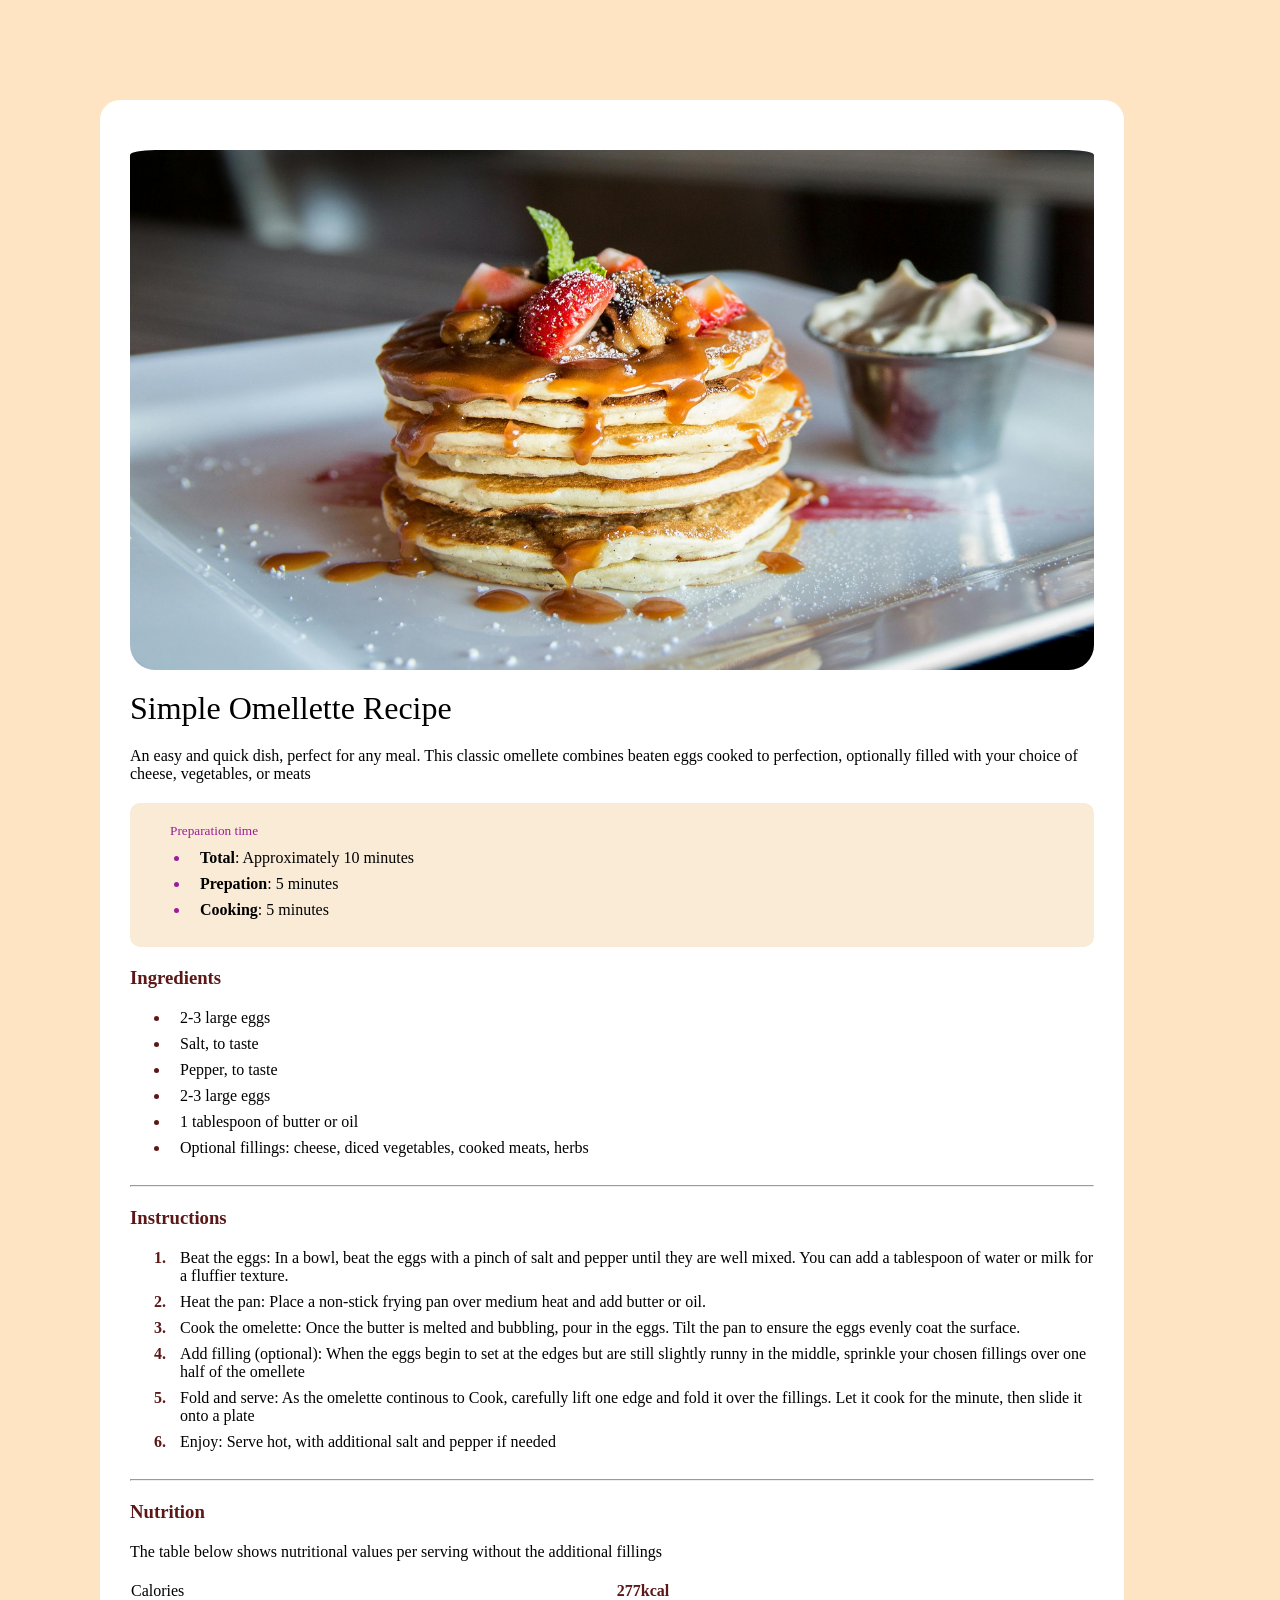
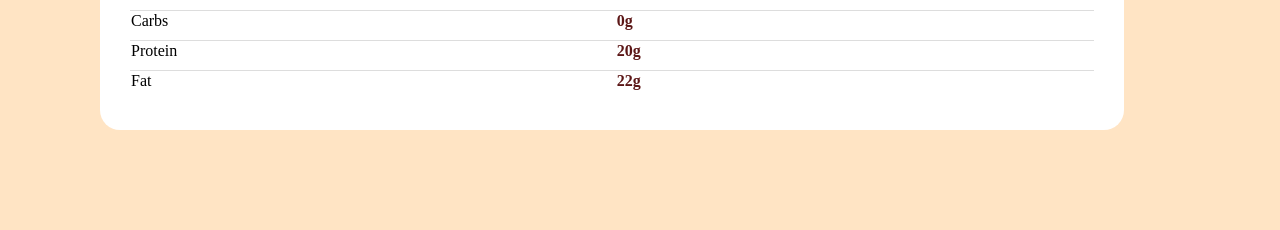
<file: index.html>
<html lang="en">
  <head>
    <meta charset="UTF-8" />
    <meta name="viewport" content="width=device-width, initial-scale=1.0" />
    <link rel="stylesheet" href="styles/style.css" type="text/css" />
    <link
      href="https://api.fontshare.com/css?family=Young+Serif:400,700"
      rel="stylesheet"
    />
    <title>DAY 1</title>
  </head>
  <body>
    <div class="container">
      <div class="food-card">
        <img class="my_img" src="img/photo.jpg" alt="myfood" />
        <div class="foodinfo">
          <h1 class="head_info">Simple Omellette Recipe</h1>
          <p>
            An easy and quick dish, perfect for any meal. This classic omellete
            combines beaten eggs cooked to perfection, optionally filled with
            your choice of cheese, vegetables, or meats
          </p>
        </div>
        <div class="foodpre">
          <h5 class="preparation">Preparation time</h5>
          <ul class="listone">
            <li><span>Total</span>: Approximately 10 minutes</li>
            <li><span>Prepation</span>: 5 minutes</li>
            <li><span>Cooking</span>: 5 minutes</li>
          </ul>
        </div>
        <div class="ingre_info">
          <h3 class="ingredient">Ingredients</h3>
          <ul class="listtwo">
            <li>2-3 large eggs</li>
            <li>Salt, to taste</li>
            <li>Pepper, to taste</li>
            <li>2-3 large eggs</li>
            <li>1 tablespoon of butter or oil</li>
            <li>
              Optional fillings: cheese, diced vegetables, cooked meats, herbs
            </li>
          </ul>
        </div>
        <hr />
        <div class="instruction">
          <h3>Instructions</h3>
          <ol class="listthree">
            <li>
              Beat the eggs: In a bowl, beat the eggs with a pinch of salt and
              pepper until they are well mixed. You can add a tablespoon of
              water or milk for a fluffier texture.
            </li>
            <li>
              Heat the pan: Place a non-stick frying pan over medium heat and
              add butter or oil.
            </li>
            <li>
              Cook the omelette: Once the butter is melted and bubbling, pour in
              the eggs. Tilt the pan to ensure the eggs evenly coat the surface.
            </li>
            <li>
              Add filling (optional): When the eggs begin to set at the edges
              but are still slightly runny in the middle, sprinkle your chosen
              fillings over one half of the omellete
            </li>
            <li>
              Fold and serve: As the omelette continous to Cook, carefully lift
              one edge and fold it over the fillings. Let it cook for the
              minute, then slide it onto a plate
            </li>
            <li>Enjoy: Serve hot, with additional salt and pepper if needed</li>
          </ol>
        </div>
        <hr />
        <div class="nutinfo">
          <h3>Nutrition</h3>
          <p class="nutpara">
            The table below shows nutritional values per serving without the
            additional fillings
          </p>
          <table class="table">
            <tbody>
              <tr>
                <td>Calories</td>
                <td>277kcal</td>
              </tr>

              <tr>
                <td>Carbs</td>
                <td>0g</td>
              </tr>

              <tr>
                <td>Protein</td>
                <td>20g</td>
              </tr>

              <tr class="fats">
                <td>Fat</td>
                <td>22g</td>
              </tr>
            </tbody>
          </table>
        </div>
      </div>
    </div>
  </body>
</html>
</file>
<file: styles/style.css>
* {
  box-sizing: border-box;
  margin: 0;
  font-family: "Young Serif", serif;
  font-weight: 400;
  font-style: normal;
}

body {
  background-color: bisque;
  width: 100%;
  font-family: "Young Serif", serif;
}

h3 {
  color: rgb(92, 23, 23);
  font-weight: bold;
  padding-bottom: 20px;
}

.food-card {
  max-width: 80%;
  margin: 100px;
  background-color: white;
  border-radius: 20px;
  padding: 30px;
}

.my_img {
  width: 100%;
  height: 60%;
  background-size: cover;
  background-position: center;
  border-radius: 25px !important;
  padding-top: 20px;
}

.foodinfo {
  padding-top: 20px;
  padding-bottom: 20px;
}

.head_info {
  padding-bottom: 20px;
}

.foodpre {
  background-color: antiquewhite;
  padding: 20px;
  border-radius: 10px;
}

.preparation {
  margin-left: 20px;
  margin-bottom: 10px;
  color: rgb(156, 29, 152);
}

.listone > li {
  padding-bottom: 8px;
  padding-left: 10px;
}
.listone li::marker {
  color: rgb(156, 29, 152);
}

.ingre_info {
  padding-top: 20px;
  padding-bottom: 20px;
}

.ingredient {
  padding-bottom: 20px;
}

.listtwo > li {
  padding-bottom: 8px;
  padding-left: 10px;
}

.listtwo li::marker {
  color: rgb(92, 23, 23);
  font-size: 100%;
}

.instruction {
  padding-top: 20px;
  padding-bottom: 20px;
}

.listthree li {
  padding-bottom: 8px;
  padding-left: 10px;
}

.listthree li::marker {
  color: rgb(92, 23, 23);
  font-weight: 700;
}

.nutinfo {
  padding-top: 20px;
}

.nutpara {
  padding-bottom: 20px;
}

tr {
  margin-left: 20px;
}

.table {
  border-collapse: collapse;
  width: 100%;
}

td {
  border-bottom: 1px solid #ddd;
  padding-bottom: 10px;
}

.fats td {
  border-bottom: none;
}

.table td:nth-child(2) {
  color: rgb(92, 23, 23);
  font-weight: 700;
}

span {
  font-weight: 700;
  opacity: 1;
}
</file>
